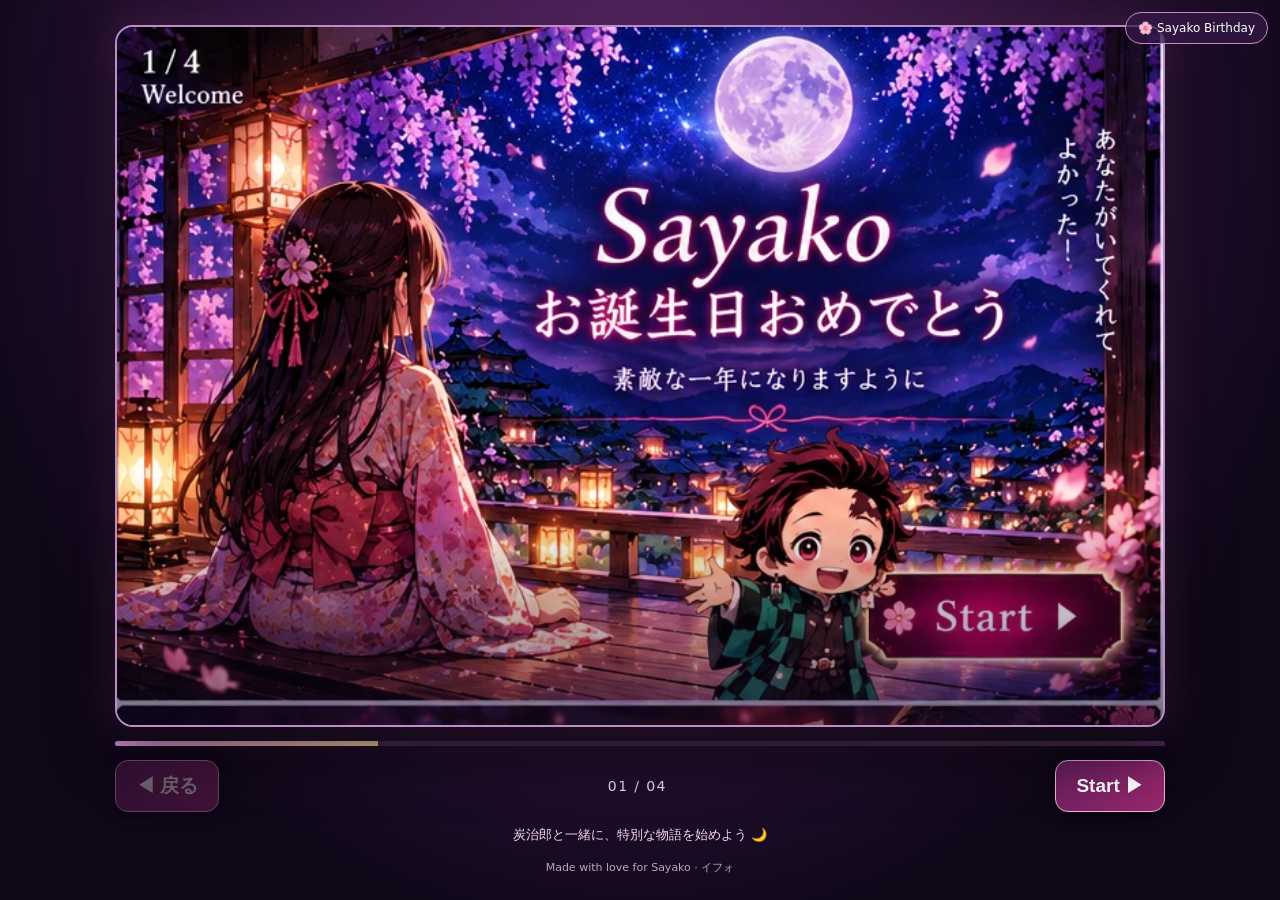
<file: index.html>
<!doctype html><html lang="ja"><head><meta charset="UTF-8"><meta name="viewport" content="width=device-width,initial-scale=1"><meta name="theme-color" content="#1c0a2d"><title>Sayako · Birthday Story 🎂</title><style>
:root{font-family:'Yu Gothic','Hiragino Kaku Gothic ProN',system-ui,sans-serif;color:#fff;background:#100719}*{box-sizing:border-box}body{margin:0;min-height:100svh;background:radial-gradient(ellipse at 50% 15%,#5b266d,#100719 75%);overflow-x:hidden}.layout{min-height:100svh;display:flex;flex-direction:column;align-items:center;justify-content:center;padding:16px;gap:14px}.frame{width:min(100%,1050px);position:relative;border:2px solid #bd8dca;border-radius:18px;overflow:hidden;box-shadow:0 18px 65px #000b,0 0 40px #bd61b54d;background:#190c28}.scene{display:none;position:relative;animation:appear .7s ease both}.scene.active{display:block}.art{width:100%;display:block;aspect-ratio:3/2;object-fit:cover}.veil{position:absolute;inset:0;pointer-events:none;background:linear-gradient(transparent 70%,#11051e88)}.hotspot{position:absolute;cursor:pointer;border:0;background:transparent;z-index:2}.hotspot:focus-visible{outline:3px solid #fff;border-radius:14px}.welcomeHot{left:68%;top:75%;width:30%;height:23%}.giftHot{left:55%;top:75%;width:43%;height:23%}.cakeHot{left:33%;top:75%;width:48%;height:21%}.controls{width:min(100%,1050px);display:flex;justify-content:space-between;align-items:center;gap:12px}.btn{font-size:clamp(14px,2.4vw,19px);font-weight:700;color:#fff;background:linear-gradient(135deg,#67205f,#9a276d);border:1px solid #eab3d8;border-radius:13px;padding:12px 20px;box-shadow:0 4px 16px #0008;cursor:pointer;min-height:48px}.btn:hover{filter:brightness(1.2)}.btn:disabled{opacity:.35;cursor:not-allowed}.counter{font-size:14px;color:#efd3ed;letter-spacing:.1em}.hint{text-align:center;font-size:13px;color:#f6d9ee;min-height:20px}.modal{position:fixed;inset:0;z-index:10;background:#100519db;display:none;align-items:center;justify-content:center;padding:20px;backdrop-filter:blur(7px)}.modal.open{display:flex}.paper{position:relative;max-width:620px;width:100%;max-height:85svh;overflow:auto;background:linear-gradient(140deg,#fff7e9,#ffe3e6);color:#5a293c;border:6px double #dca5ad;border-radius:12px;padding:clamp(22px,5vw,42px);box-shadow:0 15px 70px #0009;line-height:2;animation:unfold .65s ease both}.paper h2{margin:0 0 12px;color:#a04774}.paper p{white-space:pre-line}.close{position:absolute;right:8px;top:8px;border:0;background:#82285b;color:#fff;border-radius:50%;width:36px;height:36px;font-size:23px;cursor:pointer}.petal{position:fixed;top:-30px;z-index:20;pointer-events:none;animation:fall linear forwards;color:#f8b5d7;text-shadow:0 0 10px #fff}.wish{position:absolute;inset:0;display:none;place-items:center;background:#18091ad6;z-index:3;text-align:center;padding:20px}.wish.show{display:grid;animation:appear .6s ease}.wish h2{font-size:clamp(24px,5vw,44px);color:#ffe0f4;text-shadow:0 0 16px #ec7fd5}.wish p{line-height:1.8}.music{position:fixed;top:12px;right:12px;z-index:4;background:#351a48b9;border:1px solid #c88aba;border-radius:100px;padding:8px 12px;color:white;font-size:12px}.progress{width:min(100%,1050px);height:5px;background:#472a50;border-radius:8px;overflow:hidden}.progress>div{height:100%;background:linear-gradient(90deg,#d68cdd,#ffd7a2);transition:width .4s}.tiny{font-size:11px;color:#bfa4c4;text-align:center}@keyframes appear{from{opacity:0;transform:translateY(12px)}to{opacity:1;transform:translateY(0)}}@keyframes unfold{from{opacity:0;transform:scale(.83) rotate(-2deg)}to{opacity:1;transform:scale(1) rotate(0)}}@keyframes fall{to{transform:translate(90px,110vh) rotate(550deg);opacity:0}}@media(max-width:600px){.layout{padding:8px;gap:10px}.frame{border-radius:12px}.controls{gap:6px}.btn{padding:10px 13px}.hint{font-size:12px}.music{position:static;align-self:flex-end}.paper{padding:20px}}
</style></head><body><main class="layout"><div class="music">🌸 Sayako Birthday</div><div class="frame">
<section class="scene active" data-step="0"><img class="art" src="assets/welcome.webp" alt="Sayako birthday welcome with chibi Tanjiro under a moonlit Japanese sky"><div class="veil"></div><button class="hotspot welcomeHot" onclick="next()" aria-label="Start the birthday story"></button></section>
<section class="scene" data-step="1"><img class="art" src="assets/gift.webp" alt="Tanjiro and friends bringing Sayako a birthday present"><div class="veil"></div><button class="hotspot giftHot" onclick="openGift()" aria-label="Open the birthday gift"></button></section>
<section class="scene" data-step="2"><img class="art" src="assets/letter.webp" alt="Birthday letter for Sayako brought by anime characters"><div class="veil"></div><button class="hotspot" style="inset:10% 19% 15% 20%" onclick="openLetter()" aria-label="Read the special letter"></button></section>
<section class="scene" data-step="3"><img class="art" src="assets/cake.webp" alt="Birthday cake and anime friends celebrating Sayako"><div class="veil"></div><button class="hotspot cakeHot" onclick="blowCandles()" aria-label="Blow out birthday candles"></button><div class="wish" id="wish"><div><h2>🎉 お誕生日おめでとう、Sayako！</h2><p>これからも、たくさん笑って<br>素敵な思い出を作っていこうね。<br>いつもありがとう。💜</p><strong>イフォより</strong><p><button class="btn" onclick="restart()">もう一度見る ↻</button></p></div></div></section>
</div><div class="progress"><div id="bar" style="width:25%"></div></div><nav class="controls"><button class="btn" id="prev" onclick="previous()" disabled>◀ 戻る</button><span class="counter" id="count">01 / 04</span><button class="btn" id="action" onclick="act()">Start ▶</button></nav><div class="hint" id="hint">炭治郎と一緒に、特別な物語を始めよう 🌙</div><div class="tiny">Made with love for Sayako · イフォ</div></main>
<div class="modal" id="modal" role="dialog" aria-modal="true" aria-labelledby="modalTitle" onclick="if(event.target===this)closeModal()"><div class="paper"><button class="close" onclick="closeModal()" aria-label="Close">×</button><h2 id="modalTitle"></h2><p id="modalText"></p><button class="btn" id="modalNext" onclick="closeModal();next()">次へ ▶</button></div></div>
<script>
let step=0,blown=false;const scenes=[...document.querySelectorAll('.scene')],hints=['炭治郎と一緒に、特別な物語を始めよう 🌙','プレゼントをタップして開けてね 🎁','手紙をタップして読んでね 💌','ケーキをタップして、ろうそくを吹き消そう 🎂'];function show(i){step=Math.max(0,Math.min(3,i));scenes.forEach((s,j)=>s.classList.toggle('active',j===step));document.getElementById('bar').style.width=(step+1)*25+'%';document.getElementById('count').textContent='0'+(step+1)+' / 04';document.getElementById('prev').disabled=step===0;document.getElementById('action').textContent=['Start ▶','🎁 開ける','💌 手紙を読む','🕯️ 吹き消す'][step];document.getElementById('hint').textContent=hints[step];window.scrollTo({top:0,behavior:'smooth'})}function next(){show(step+1);petals(12)}function previous(){show(step-1)}function act(){[next,openGift,openLetter,blowCandles][step]()}function popup(title,msg){document.getElementById('modalTitle').textContent=title;document.getElementById('modalText').textContent=msg;document.getElementById('modal').classList.add('open');document.getElementById('modalNext').focus()}function closeModal(){document.getElementById('modal').classList.remove('open')}function openGift(){petals(35);popup('🎁 Sayakoへ','今日は特別な日！\n炭治郎たちから、心を込めたプレゼントだよ。\nそして、イフォから伝えたい言葉があります。💜')}function openLetter(){petals(18);popup('💌 Sayakoへ','お誕生日おめでとう！\n\nいつも優しくしてくれて、一緒に過ごす時間がとても幸せです。\nSayakoの笑顔を見ると、僕も自然と笑顔になります。\n\nこれからも、たくさん笑って、いろんな思い出を一緒に作っていけたら嬉しいです。\n\nこの一年が、Sayakoにとって健康で幸せな、素敵な一年になりますように。\n\nいつもありがとう。\n\nイフォより 💜')}function blowCandles(){if(blown)return;blown=true;document.getElementById('wish').classList.add('show');petals(70);document.getElementById('action').textContent='↻ もう一度';document.getElementById('action').onclick=restart}function restart(){blown=false;document.getElementById('wish').classList.remove('show');document.getElementById('action').onclick=act;show(0)}function petals(n){for(let i=0;i<n;i++){const p=document.createElement('span');p.className='petal';p.textContent=['🌸','✦','💗','✿'][Math.floor(Math.random()*4)];p.style.left=Math.random()*100+'vw';p.style.fontSize=(12+Math.random()*18)+'px';p.style.animationDuration=(3+Math.random()*3)+'s';p.style.animationDelay=Math.random()*.9+'s';document.body.appendChild(p);setTimeout(()=>p.remove(),7000)}}document.addEventListener('keydown',e=>{if(e.key==='Escape')closeModal();if(document.getElementById('modal').classList.contains('open'))return;if(e.key==='ArrowRight')act();if(e.key==='ArrowLeft')previous()});
</script></body></html>
</file>
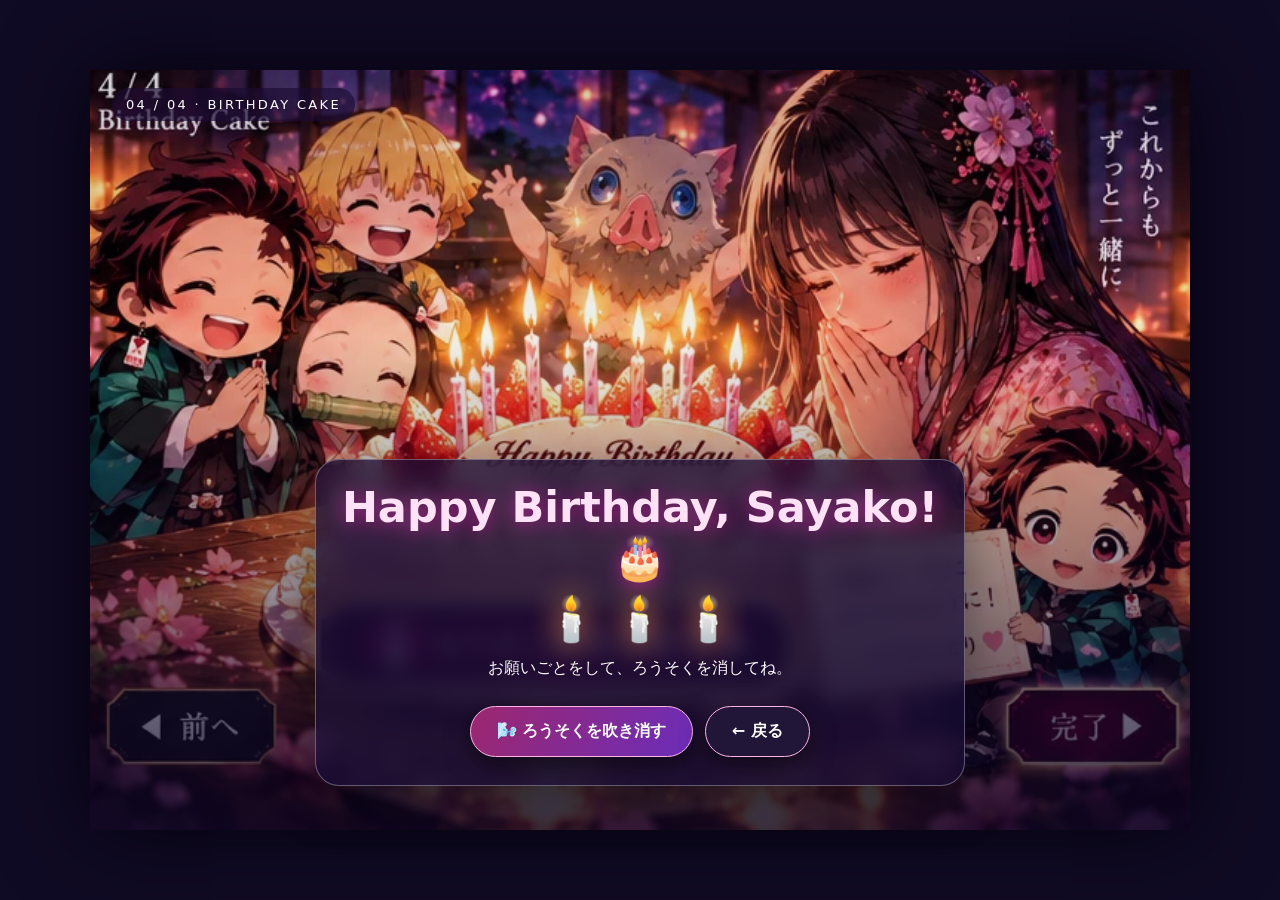
<file: cake.html>
<!doctype html><html lang="ja"><head><title>Birthday Cake | Sayako Birthday</title><meta charset="utf-8"><meta name="viewport" content="width=device-width,initial-scale=1"><meta name="theme-color" content="#170b2d"><link rel="stylesheet" href="style.css"><script src="script.js" defer></script></head><body><main class="scene cake"><div class="top">04 / 04 · BIRTHDAY CAKE</div><section class="panel"><h1>Happy Birthday, Sayako! 🎂</h1><div id="flame" class="candles">🕯️ 🕯️ 🕯️</div><p>お願いごとをして、ろうそくを消してね。</p><button class="btn" id="blowBtn" onclick="blow()">🌬️ ろうそくを吹き消す</button><div id="ending" class="hidden"><div class="message"><p>さやこさん、お誕生日おめでとう。<br>これからも、たくさん笑って、一緒に幸せな時間を過ごそうね。</p><p class="sign">イフォより 💜</p></div><a class="btn" href="index.html">🌸 もう一度見る</a></div><a class="btn secondary" href="letter.html">← 戻る</a></section></main></body></html>
</file>
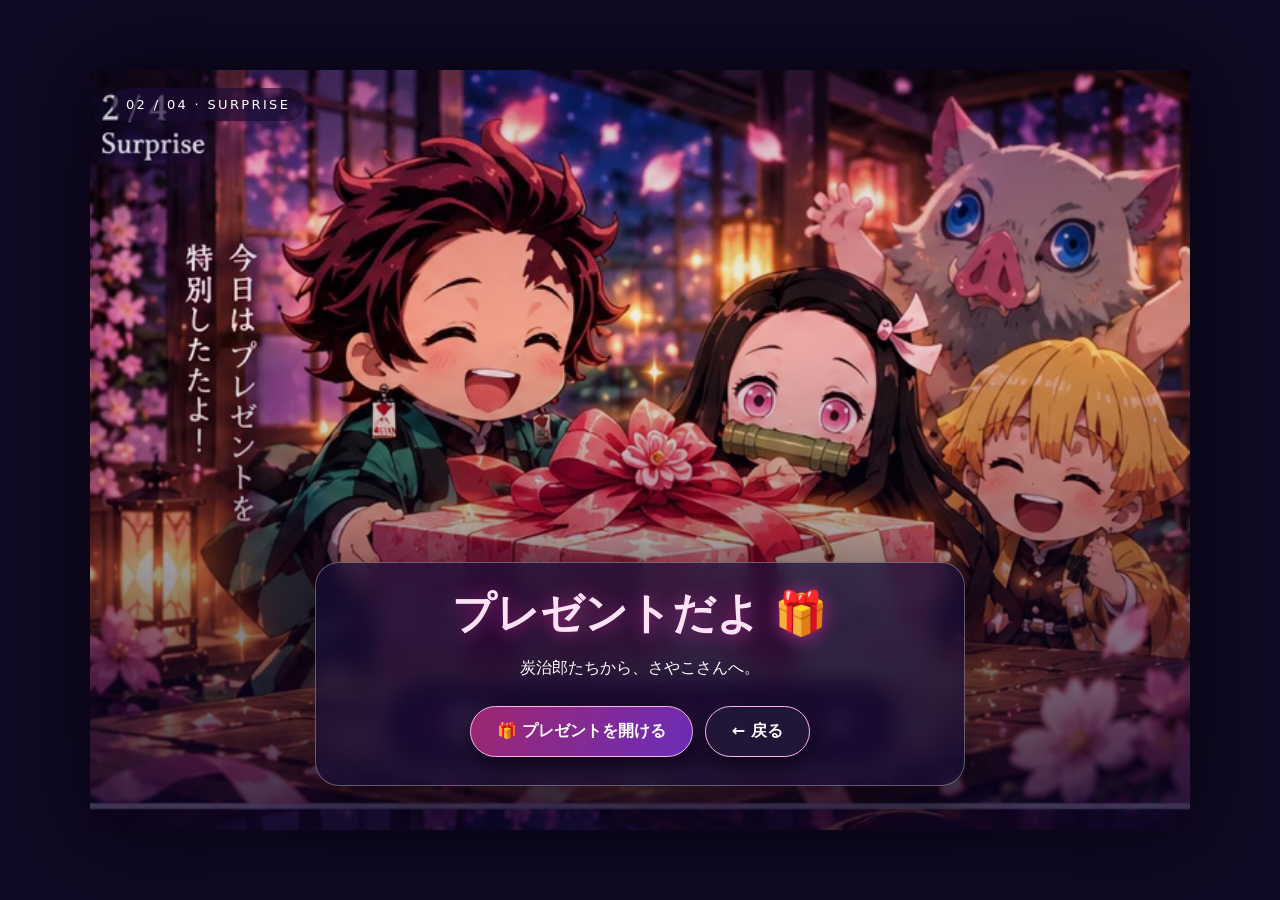
<file: gift.html>
<!doctype html><html lang="ja"><head><title>Surprise | Sayako Birthday</title><meta charset="utf-8"><meta name="viewport" content="width=device-width,initial-scale=1"><meta name="theme-color" content="#170b2d"><link rel="stylesheet" href="style.css"><script src="script.js" defer></script></head><body><main class="scene gift"><div class="top">02 / 04 · SURPRISE</div><section class="panel"><h1>プレゼントだよ 🎁</h1><p>炭治郎たちから、さやこさんへ。</p><button class="btn" id="revealBtn" onclick="reveal('surprise')">🎁 プレゼントを開ける</button><div id="surprise" class="hidden"><p>✨ お誕生日おめでとう！<br>次は、イフォからのお手紙です。</p><a class="btn" href="letter.html">お手紙を読む →</a></div><a class="btn secondary" href="index.html">← 戻る</a></section></main></body></html>
</file>
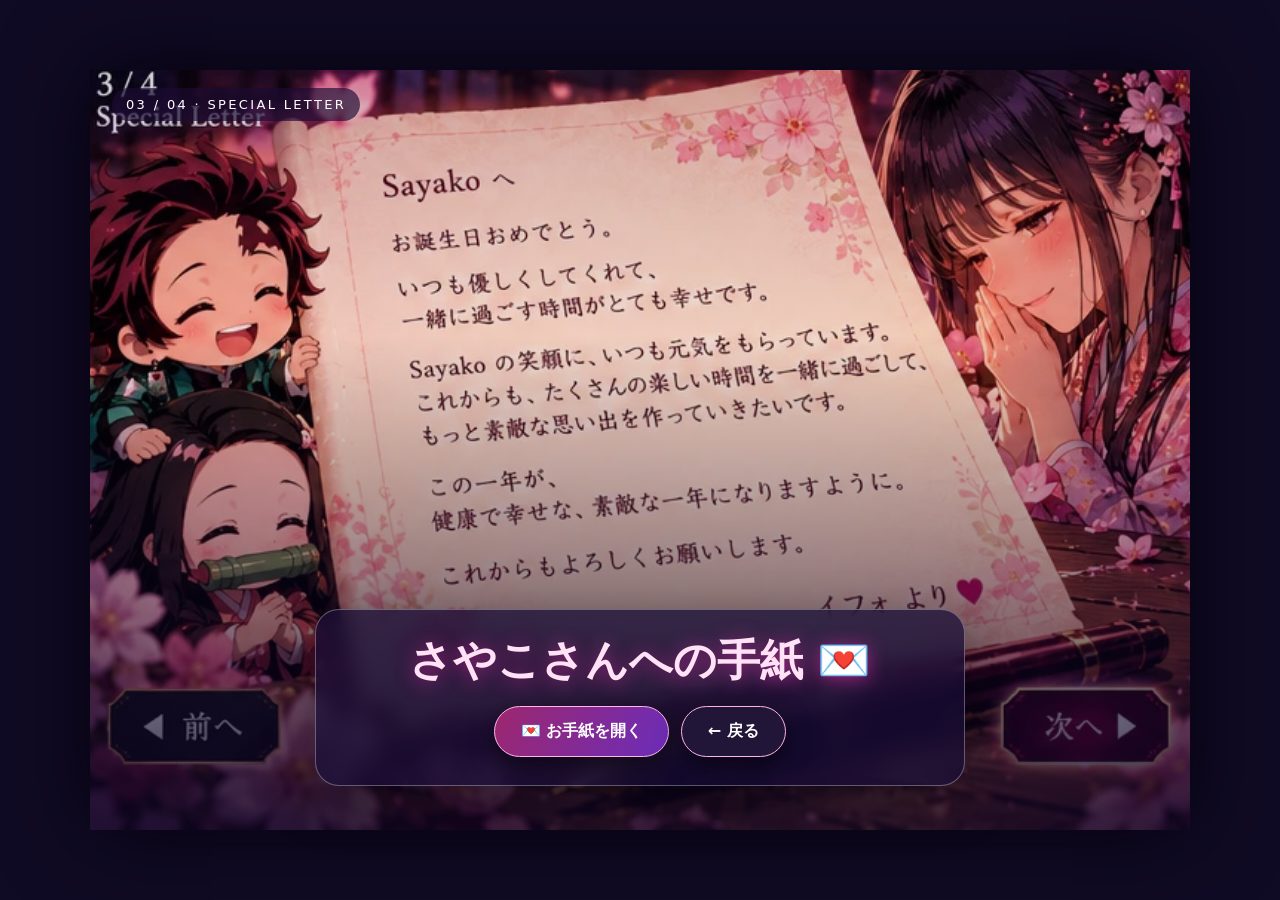
<file: letter.html>
<!doctype html><html lang="ja"><head><title>Special Letter | Sayako Birthday</title><meta charset="utf-8"><meta name="viewport" content="width=device-width,initial-scale=1"><meta name="theme-color" content="#170b2d"><link rel="stylesheet" href="style.css"><script src="script.js" defer></script></head><body><main class="scene letter"><div class="top">03 / 04 · SPECIAL LETTER</div><section class="panel"><h1>さやこさんへの手紙 💌</h1><button class="btn" id="revealBtn" onclick="reveal('letterText')">💌 お手紙を開く</button><div id="letterText" class="message hidden"><p>さやこさんへ</p><p>お誕生日おめでとう！<br>いつも一緒にいてくれてありがとう。<br>さやこさんと過ごす時間は、僕にとって大切な宝物です。</p><p>新しい一年が、笑顔と幸せでいっぱいになりますように。<br>これからも、楽しい思い出を一緒に作っていこうね。</p><p class="sign">イフォより 💜</p><a class="btn" href="cake.html">最後のサプライズへ →</a></div><a class="btn secondary" href="gift.html">← 戻る</a></section></main></body></html>
</file>
<file: style.css>
*{box-sizing:border-box}html,body{margin:0;min-height:100%;font-family:"Yu Gothic","Hiragino Kaku Gothic ProN",system-ui,sans-serif;color:#fff;background:#100b24}body{min-height:100svh;display:grid;place-items:center;overflow-x:hidden}.scene{position:relative;isolation:isolate;width:min(100%,1100px);min-height:min(100svh,760px);display:flex;flex-direction:column;align-items:center;justify-content:flex-end;padding:28px 18px 44px;text-align:center;background-position:center;background-size:cover;box-shadow:0 0 80px #05020d}.scene:before{content:"";position:absolute;inset:0;z-index:-1;background:linear-gradient(180deg,rgba(12,4,35,.17),rgba(12,4,35,.05) 35%,rgba(12,4,35,.8) 100%)}.welcome{background-image:url('assets/welcome.webp')}.gift{background-image:url('assets/gift.webp')}.letter{background-image:url('assets/letter.webp')}.cake{background-image:url('assets/cake.webp')}.top{position:absolute;top:18px;left:22px;font-size:13px;letter-spacing:.18em;background:#1b0b32a8;padding:9px 14px;border-radius:30px}.panel{width:min(100%,650px);padding:22px 20px;border:1px solid #ffffff50;border-radius:24px;background:#180d35bd;backdrop-filter:blur(10px);box-shadow:0 16px 50px #0006;animation:rise .9s both}h1{font-size:clamp(25px,5vw,43px);margin:0 0 10px;color:#ffe2f6;text-shadow:0 2px 18px #a32485}p{line-height:1.9;margin:8px 0 17px}.btn{display:inline-block;cursor:pointer;text-decoration:none;border:1px solid #ffb6e5;border-radius:100px;padding:14px 26px;margin:6px;background:linear-gradient(120deg,#9d276d,#6b2dba);color:white;font-size:16px;font-weight:700;box-shadow:0 8px 25px #0008;transition:transform .2s}.btn:hover{transform:translateY(-3px)}.secondary{background:#211538}.hidden{display:none!important}.message{font-size:clamp(14px,2.5vw,18px);background:#fff3e9;color:#53304b;border-radius:16px;padding:22px;text-align:left;line-height:2;animation:rise 1.2s both}.message p{margin:0 0 12px}.sign{text-align:right!important}.candles{font-size:44px;filter:drop-shadow(0 0 16px #ffa451);animation:glow .8s infinite alternate}.petal{position:fixed;top:-20px;pointer-events:none;z-index:10;animation:fall linear forwards}@keyframes fall{to{transform:translateY(110vh) rotate(500deg);opacity:0}}@keyframes rise{from{opacity:0;transform:translateY(25px)}to{opacity:1;transform:translateY(0)}}@keyframes glow{to{filter:drop-shadow(0 0 30px #ffe783)}}@media(max-width:600px){.scene{min-height:100svh;background-position:center}.panel{padding:17px 14px}.message{padding:14px}.btn{padding:13px 20px}}@media(prefers-reduced-motion:reduce){*,*:before,*:after{animation:none!important;transition:none!important}}
</file>
